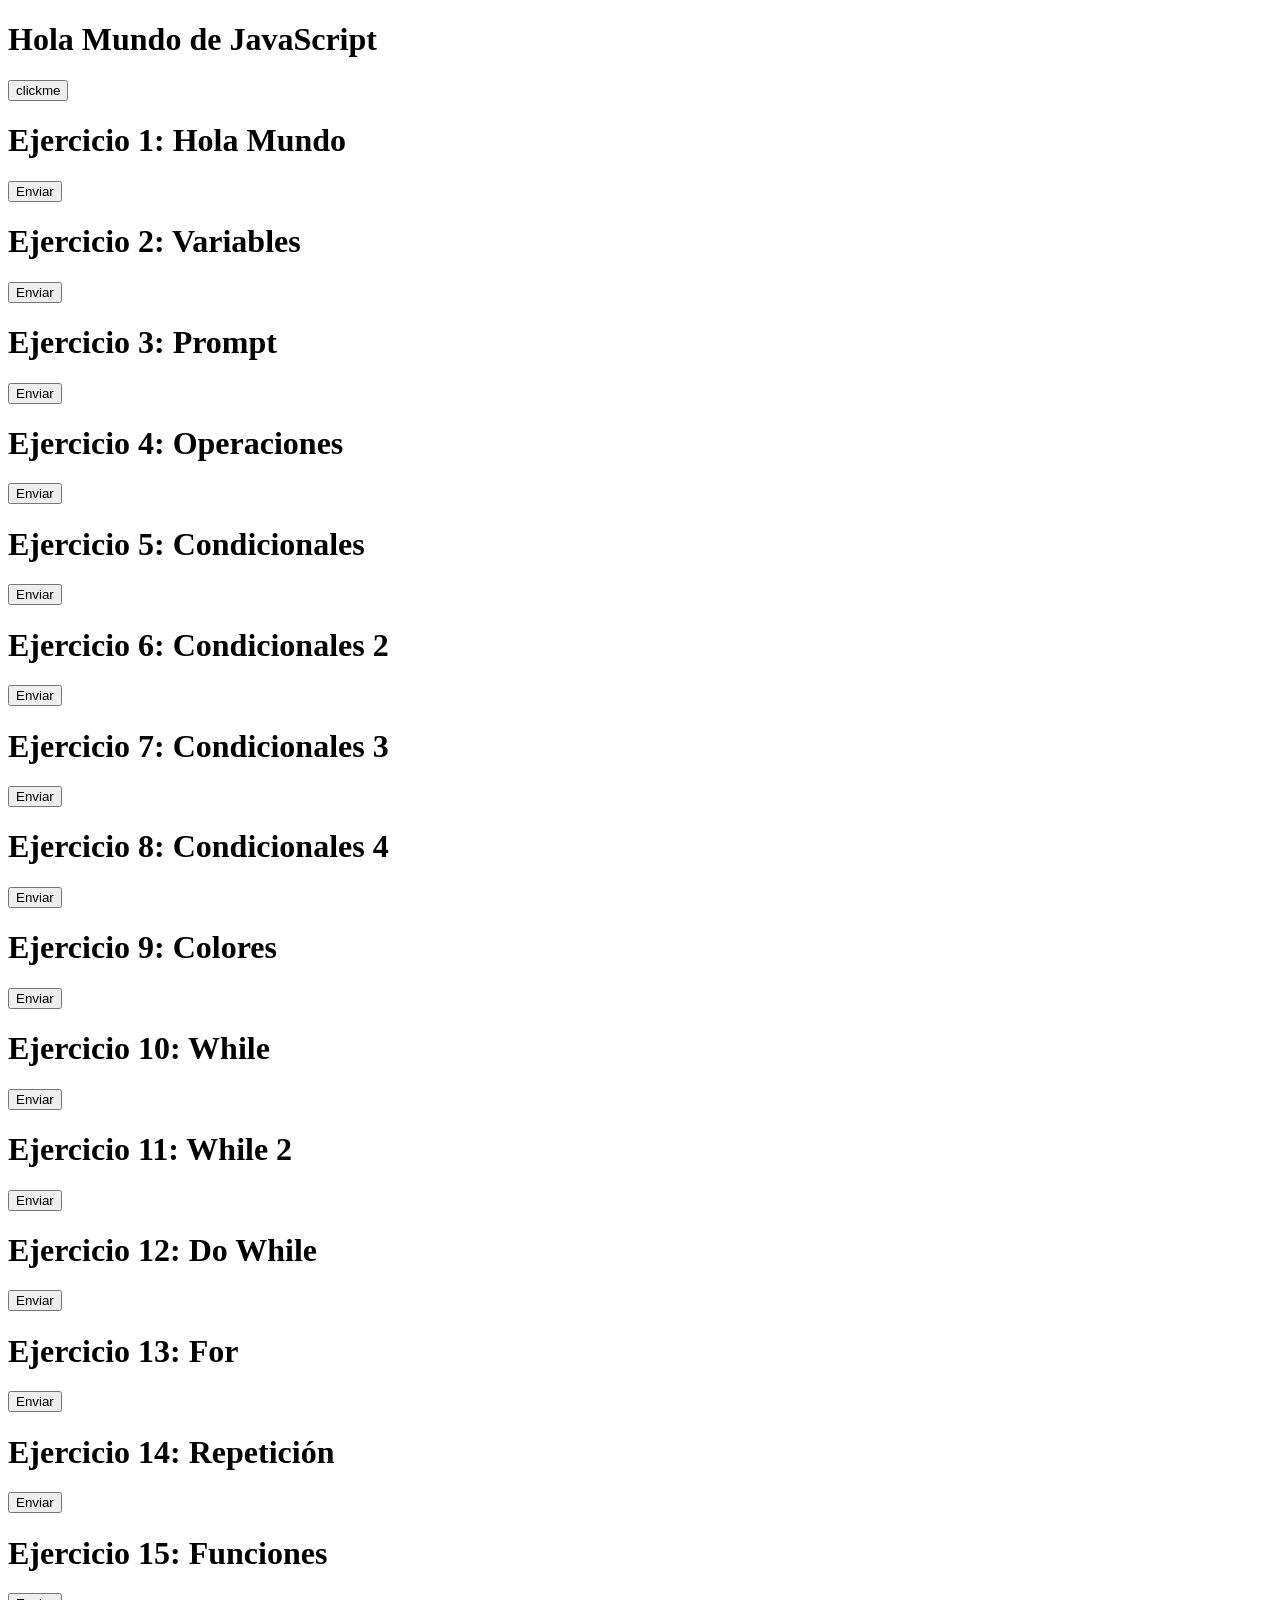
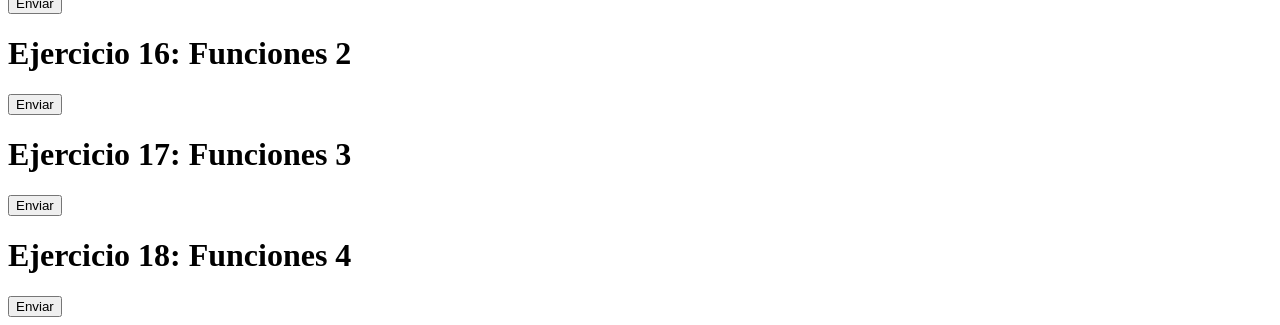
<file: actividades/a05/index.html>
<!DOCTYPE html>
<html lang="en">
<head>
    <meta charset="UTF-8">
    <meta name="viewport" content="width=device-width, initial-scale=1.0">
    <title>JavaScript</title>
    <script src="./src/main.js"></script>
</head>
<body>
    <h1>Hola Mundo de JavaScript</h1>
    <div id="nombre"></div>
    <div id="edad"></div>
    <input id="clickMe" type="button" value="clickme" onclick="getDatos();" />

    <!-- Ejercicio 1: Hola Mundo
    <html>
        <head></head>
        <body>
            <script type="text/javascript">
                document.write('Hola Mundo');
            </script>
        </body>
    </html>
    -->

    <h1>Ejercicio 1: Hola Mundo</h1>
    <div id="holaMundo"></div>
    <input id="btnejercicio1" type="button" value="Enviar" onclick="holaMundo();" />

    <!--
    <html>
        <head></head>
        <body>
            <script type = “text
                /javascript”>
                var nombre = ‘Juan’;
                var edad = 10;
                var altura = 1.92;
                var casado = false;
                document.write( nombre );
                document.write( ‘<br>’ );
                document.write( edad );
                document.write( ‘<br>’ );
                document.write( altura );
                document.write( ‘<br>’ );
                document.write( casado );
            </script>
        </body>
    </html>
    -->

    <h1>Ejercicio 2: Variables</h1>
    <div id="nombre2"></div>
    <div id="edad2"></div>
    <div id="altura"></div>
    <div id="casado"></div>
    <input id="btnejercicio2" type="button" value="Enviar" onclick="variables();" />

    <!--
    <html>
        <head></head>
        <body>
            <script type = “text/javascript”>
                var nombre;
                var edad;
                nombre = prompt(‘Ingresa tu nombre:’, ‘’);
                edad = prompt(‘Ingresa tu edad:', ‘’);
                document.write(‘Hola ’);
                document.write(nombre);
                document.write(‘ así que tienes ’);
                document.write(edad);
                document.write(‘ años’);
            </script>
        </body>
    </html>
    -->

    <h1>Ejercicio 3: Prompt</h1>
    <div id="ejer3"></div>
    <input id="btnejercicio3" type="button" value="Enviar" onclick="Ejercicio3();" />

    <!--
    <script type=“text/javascript”>
        var valor1;
        var valor2;
        valor1 = prompt(‘Introducir primer número:’, ‘’);
        valor2 = prompt(‘Introducir segundo número’, ‘’);
        var suma = parseInt(valor1)+parseInt(valor2);
        var producto = parseInt(valor1)*parseInt(valor2);
        document.write(‘La suma es ’);
        document.write(suma);
        document.write(‘<br>’);
        document.write(‘El producto es ’);
        document.write(producto);
    </script>
    -->

    <h1>Ejercicio 4: Operaciones</h1>
    <div id="ejer4suma"></div>
    <div id="ejer4producto"></div>
    <input id="btnejercicio4" type="button" value="Enviar" onclick="operaciones();" />

    <!--
    <script type=“text/javascript”>
        var nombre;
        var nota;
        nombre = prompt(‘Ingresa tu nombre:’, ‘’);
        nota = prompt(‘Ingresa tu nota:’, ‘’);
        if (nota>=4) {
            document.write(nombre+‘ esta aprobado con un ’+nota);
        }
    </script>
    -->

    <h1>Ejercicio 5: Condicionales</h1>
    <div id="ejer5"></div>
    <input id="btnejercicio5" type="button" value="Enviar" onclick="condicionales();" />

    <!--
    <script type=“text/javascript”>
        var num1,num2;
        num1 = prompt(‘Ingresa el primer número:’, ‘’);
        num2 = prompt(‘Ingresa el segundo número:’, ‘’);
        num1 = parseInt(num1);
        num2 = parseInt(num2);
        if (num1>num2) {
            document.write(‘el mayor es ’+num1);
        }
        else {
            document.write(‘el mayor es ’+num2);
        }
    </script>
    -->

    <h1>Ejercicio 6: Condicionales 2</h1>
    <div id="ejer6"></div>
    <input id="btnejercicio6" type="button" value="Enviar" onclick="ejercicio6();" />

    <!--
    <script type=“text/javascript”>
        var nota1,nota2,nota3;

        nota1 = prompt(‘Ingresa 1ra. nota:’, ‘’);
        nota2 = prompt(‘Ingresa 2da. nota:’, ‘’);
        nota3 = prompt(‘Ingresa 3ra. nota:’, ‘’);

        //Convertimos los 3 string en enteros
        nota1 = parseInt(nota1);
        nota2 = parseInt(nota2);
        nota3 = parseInt(nota3);

        var pro;
        pro = (nota1+nota2+nota3)/3;
        if (pro>=7) {
            document.write(‘aprobado’);
        }
        else {
            if (pro>=4) {
                document.write(‘regular’);
            }
            else {
                document.write(‘reprobado’);
            }
        }
    </script>
    -->

    <h1>Ejercicio 7: Condicionales 3</h1>
    <div id="ejer7"></div>
    <input id="btnejercicio7" type="button" value="Enviar" onclick="ejercicio7();" />

    <!--
    <script type=“text/javascrip”>
    var valor;
    valor = prompt(‘Ingresar un valor comprendido entre 1 y 5:’, ‘’ );
    //Convertimos a entero
    valor = parseInt(valor);
    switch (valor) {
        case 1: document.write(‘uno’);break;
        case 2: document.write(‘dos’);break;
        case 3: document.write(‘tres’);break;
        case 4: document.write(‘cuatro’);break;
        case 5: document.write(‘cinco’);break;
        default:document.write(‘debe ingresar un valor comprendido entre 1 y 5.’);
    }
    </script>
    -->

    <h1>Ejercicio 8: Condicionales 4</h1>
    <div id="ejer8"></div>  
    <input id="btnejercicio8" type="button" value="Enviar" onclick="ejercicio8();" />

    <!--
    <script type=“text/javascript”>
        var col;
        col = prompt(‘Ingresa el color con que quierar pintar el fondo de
        la ventana (rojo, verde, azul)’ , ‘’ );
        switch (col) {
            case ‘rojo’: document.bgColor=‘#ff0000’; break;
            case ‘verde’: document.bgColor=‘#00ff00’; break;
            case ‘azul’: document.bgColor=‘#0000ff’; break;
        }
    </script>    
    -->

    <h1 >Ejercicio 9: Colores</h1>
    <div id="ejer9"></div>
    <input id="btnejercicio9" type="button" value="Enviar" onclick="ejercicio9();" />

    <!--
    <script type=“text/javascript”>
        var x;
        x=1;
        while (x<=100) {
            document.write(x);
            document.write(‘<br>’);
            x=x+1;
        }
    </script>
    -->

    <h1>Ejercicio 10: While</h1>
    <div id="ejer10"></div>
    <input id="btnejercicio10" type="button" value="Enviar" onclick="ejercicio10();" />

    <!--
    <script type=“text/javascript”>
        var x=1;
        var suma=0;
        var valor;
        while (x<=5){
            valor = prompt(‘Ingresa el valor:’, ‘’);
            valor = parseInt(valor);
            suma = suma+valor;
            x = x+1;
        }
        document.write(“La suma de los valores es ”+suma+“<br>”);
    </script>
    -->

    <h1>Ejercicio 11: While 2</h1>
    <div id="ejer11"></div>
    <input id="btnejercicio11" type="button" value="Enviar" onclick="ejercicio11();" />

    <!--
    <script type = “text/javascript”>
    var valor;
    do{
        valor = prompt(‘Ingresa un valor entre 0 y 999:’, ‘’);
        valor = parseInt(valor);
        document.write(‘El valor ’+valor+‘ tiene ’);
        if (valor<10){
            document.write(‘Tiene 1 dígitos’)
        }
        else{
            if (valor<100) {
                document.write(‘Tiene 2 dígitos’);
            }
            else {
                document.write(‘Tiene 3 dígitos’);
            }
        }
        document.write(‘<br>’);
        }while(valor!=0);
    </script>
    -->

    <h1>Ejercicio 12: Do While</h1>
    <div id="ejer12"></div>
    <input id="btnejercicio12" type="button" value="Enviar" onclick="ejercicio12();" />

    <!--
    <script type=“text/javascript”>
        var f;
        for(f=1; f<=10; f++)
        {
            document.write(f+“ ”);
        }
    </script>
    -->

    <h1>Ejercicio 13: For</h1>
    <div id="ejer13"></div>
    <input id="btnejercicio13" type="button" value="Enviar" onclick="ejercicio13();" />

    <!--
    <script type = “text/javascript”>
        document.write(“Cuidado<br>”);
        document.write(“Ingresa tu documento correctamente<br>”);
        document.write(“Cuidado<br>”);
        document.write(“Ingresa tu documento correctamente<br>”);
        document.write(“Cuidado<br>”);
        document.write(“Ingresa tu documento correctamente<br>”);
    </script>
    -->

    <h1>Ejercicio 14: Repetición</h1>
    <div id="ejer14"></div>
    <input id="btnejercicio14" type="button" value="Enviar" onclick="ejercicio14();" />

    <!--
    <script type=“text/javascript”>
        function mostrarMensaje() {
            document.write(“Cuidado<br>”);
            document.write(“Ingresa tu documento correctamente<br>”);
        }
        mostrarMensaje();
        mostrarMensaje();
        mostrarMensaje();
    </script>
    -->

    <h1>Ejercicio 15: Funciones</h1>
    <div id="ejer15"></div>
    <input id="btnejercicio15" type="button" value="Enviar" onclick="ejercicio15();" />

    <!--
    <script type = “text/javascript”>
        function mostrarRango(x1,x2) {
            var inicio;
            for(inicio=x1; inicio<=x2; inicio++) {
                document.write(inicio+‘ ’);
            }
        }
        
        var valor1,valor2;
        valor1 = prompt(‘Ingresa el valor inferior:’, ‘’);
        valor1 = parseInt(valor1);
        valor2 = prompt(‘Ingresa el valor superior:’, ‘’);
        valor2 = parseInt(valor2);
        mostrarRango(valor1,valor2);
    </script>
    -->

    <h1>Ejercicio 16: Funciones 2</h1>
    <div id="ejer16"></div>
    <input id="btnejercicio16" type="button" value="Enviar" onclick="ejercicio16();" />

    <!--
    <script type="text/javascript">
    function convertirCastellano(x) {
        if(x==1)
            return “uno”;
        else
            if(x==2)
                return “dos”;
            else
                if(x==3)
                    return “tres”;
                else
                    if(x==4)
                        return “cuatro”;
                    else
                        if(x==5)
                            return “cinco”;
                        else
                            return “valor incorrecto”;
    }

        var valor = prompt(“Ingresa un valor entre 1 y 5”, “”);
        valor = parseInt(valor);
        var r = convertirCastellano(valor);
        document.write(r);
    </script>
    -->

    <h1>Ejercicio 17: Funciones 3</h1>
    <div id="ejer17"></div> 
    <input id="btnejercicio17" type="button" value="Enviar" onclick="ejercicio17();" />

    <!--
    function convertirCastellano(x) {
        switch (x) {
        case 1: return "uno";
        case 2: return "dos";
        case 3: return "tres";
        case 4: return "cuatro";
        case 5: return "cinco";
        default: return "valor incorrecto";
        }
    }
    -->

    <h1>Ejercicio 18: Funciones 4</h1>
    <div id="ejer18"></div>
    <input id="btnejercicio18" type="button" value="Enviar" onclick="ejercicio18();" />

</body>
</html>
</file>
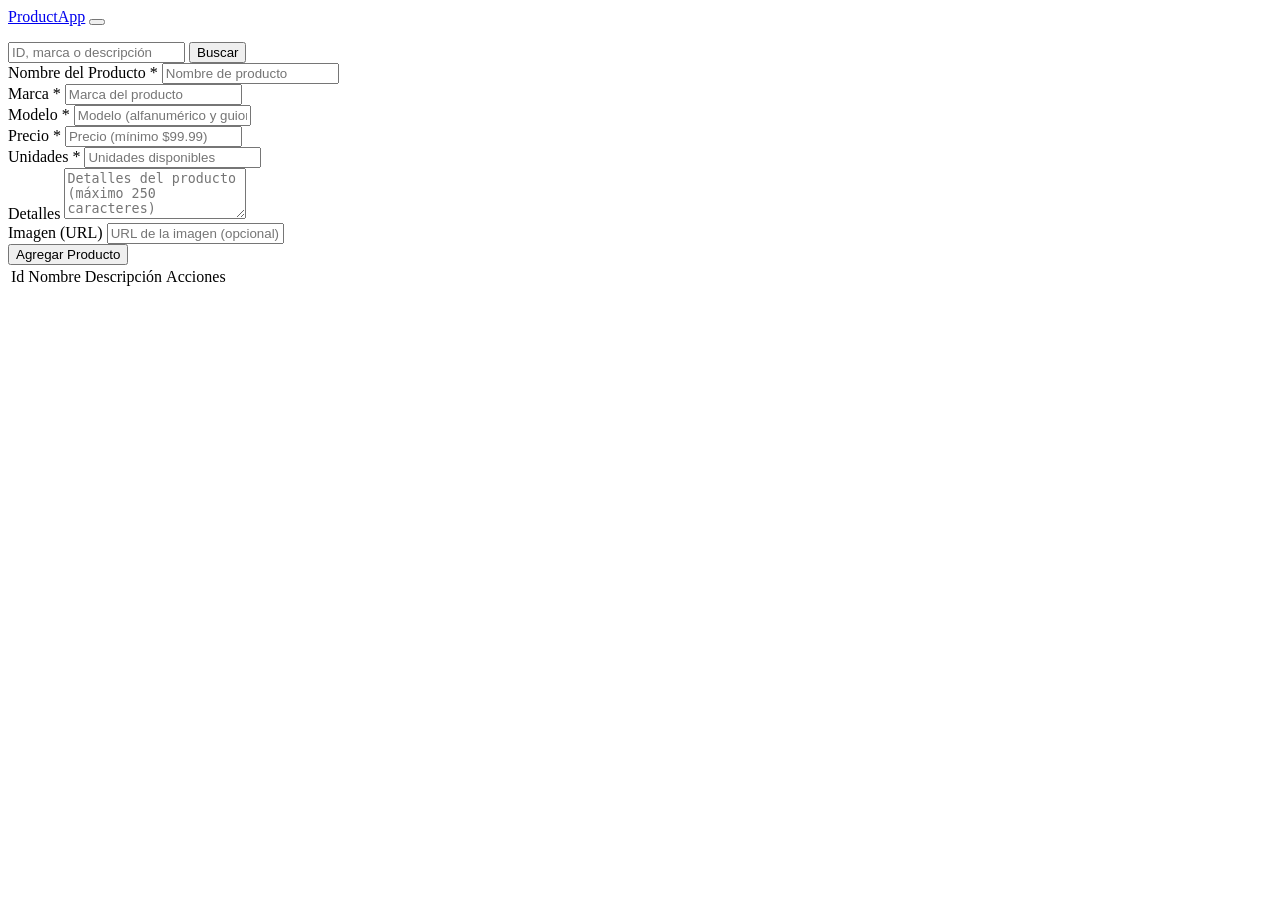
<file: actividades/a07/index.html>
<!DOCTYPE html>
<html lang="es">
<head>
    <meta charset="UTF-8">
    <meta name="viewport" content="width=device-width, initial-scale=1.0">
    <title>ProductApp</title>
    <link rel="stylesheet" href="https://bootswatch.com/4/superhero/bootstrap.min.css">
</head>
<body>
    <nav class="navbar navbar-expand-lg navbar-dark bg-dark">
        <a class="navbar-brand" href=".">ProductApp</a>
        <button class="navbar-toggler" type="button" data-toggle="collapse" data-target="#navbarSupportedContent">
            <span class="navbar-toggler-icon"></span>
        </button>
        <div class="collapse navbar-collapse" id="navbarSupportedContent">
            <ul class="navbar-nav ml-auto"></ul>
            <form class="form-inline my-2 my-lg-0">
                <input class="form-control mr-sm-2" name="search" id="search" type="search" placeholder="ID, marca o descripción" aria-label="Search">
                <button class="btn btn-success my-2 my-sm-0" type="submit">Buscar</button>
            </form>
        </div>
    </nav>

    <div class="container">
        <div class="row p-4">
            <div class="col-md-5">
                <div class="card">
                    <div class="card-body">
                        <form id="product-form">
                            <div class="form-group">
                                <label for="name">Nombre del Producto *</label>
                                <input class="form-control" type="text" id="name" placeholder="Nombre de producto" required>
                            </div>

                            <div class="form-group">
                                <label for="marca">Marca *</label>
                                <input class="form-control" type="text" id="marca" placeholder="Marca del producto" required>
                            </div>

                            <div class="form-group">
                                <label for="modelo">Modelo *</label>
                                <input class="form-control" type="text" id="modelo" placeholder="Modelo (alfanumérico y guiones)" required>
                            </div>

                            <div class="form-group">
                                <label for="precio">Precio *</label>
                                <input class="form-control" type="number" id="precio" placeholder="Precio (mínimo $99.99)" step="0.01" required>
                            </div>

                            <div class="form-group">
                                <label for="unidades">Unidades *</label>
                                <input class="form-control" type="number" id="unidades" placeholder="Unidades disponibles" required>
                            </div>

                            <div class="form-group">
                                <label for="detalles">Detalles</label>
                                <textarea class="form-control" id="detalles" rows="3" placeholder="Detalles del producto (máximo 250 caracteres)" maxlength="250"></textarea>
                            </div>

                            <div class="form-group">
                                <label for="imagen">Imagen (URL)</label>
                                <input class="form-control" type="text" id="imagen" placeholder="URL de la imagen (opcional)">
                            </div>

                            <input type="hidden" id="productId">
                            <button class="btn btn-primary btn-block text-center" type="submit">
                                Agregar Producto
                            </button>
                        </form>
                    </div>
                </div>
            </div>

            <div class="col-md-7">
                <div class="card my-4" id="product-result">
                    <div class="card-body">
                        <ul id="container"></ul>
                    </div>
                </div>

                <table class="table table-bordered table-sm">
                    <thead>
                        <tr>
                            <td>Id</td>
                            <td>Nombre</td>
                            <td>Descripción</td>
                            <td>Acciones</td>
                        </tr>
                    </thead>
                    <tbody id="products"></tbody>
                </table>
            </div>
        </div>
    </div>

    <script src="https://code.jquery.com/jquery-3.3.1.min.js"
        integrity="sha256-FgpCb/KJQlLNfOu91ta32o/NMZxltwRo8QtmkMRdAu8="
        crossorigin="anonymous"></script>
    <script src="app.js"></script>
</body>
</html>
</file>
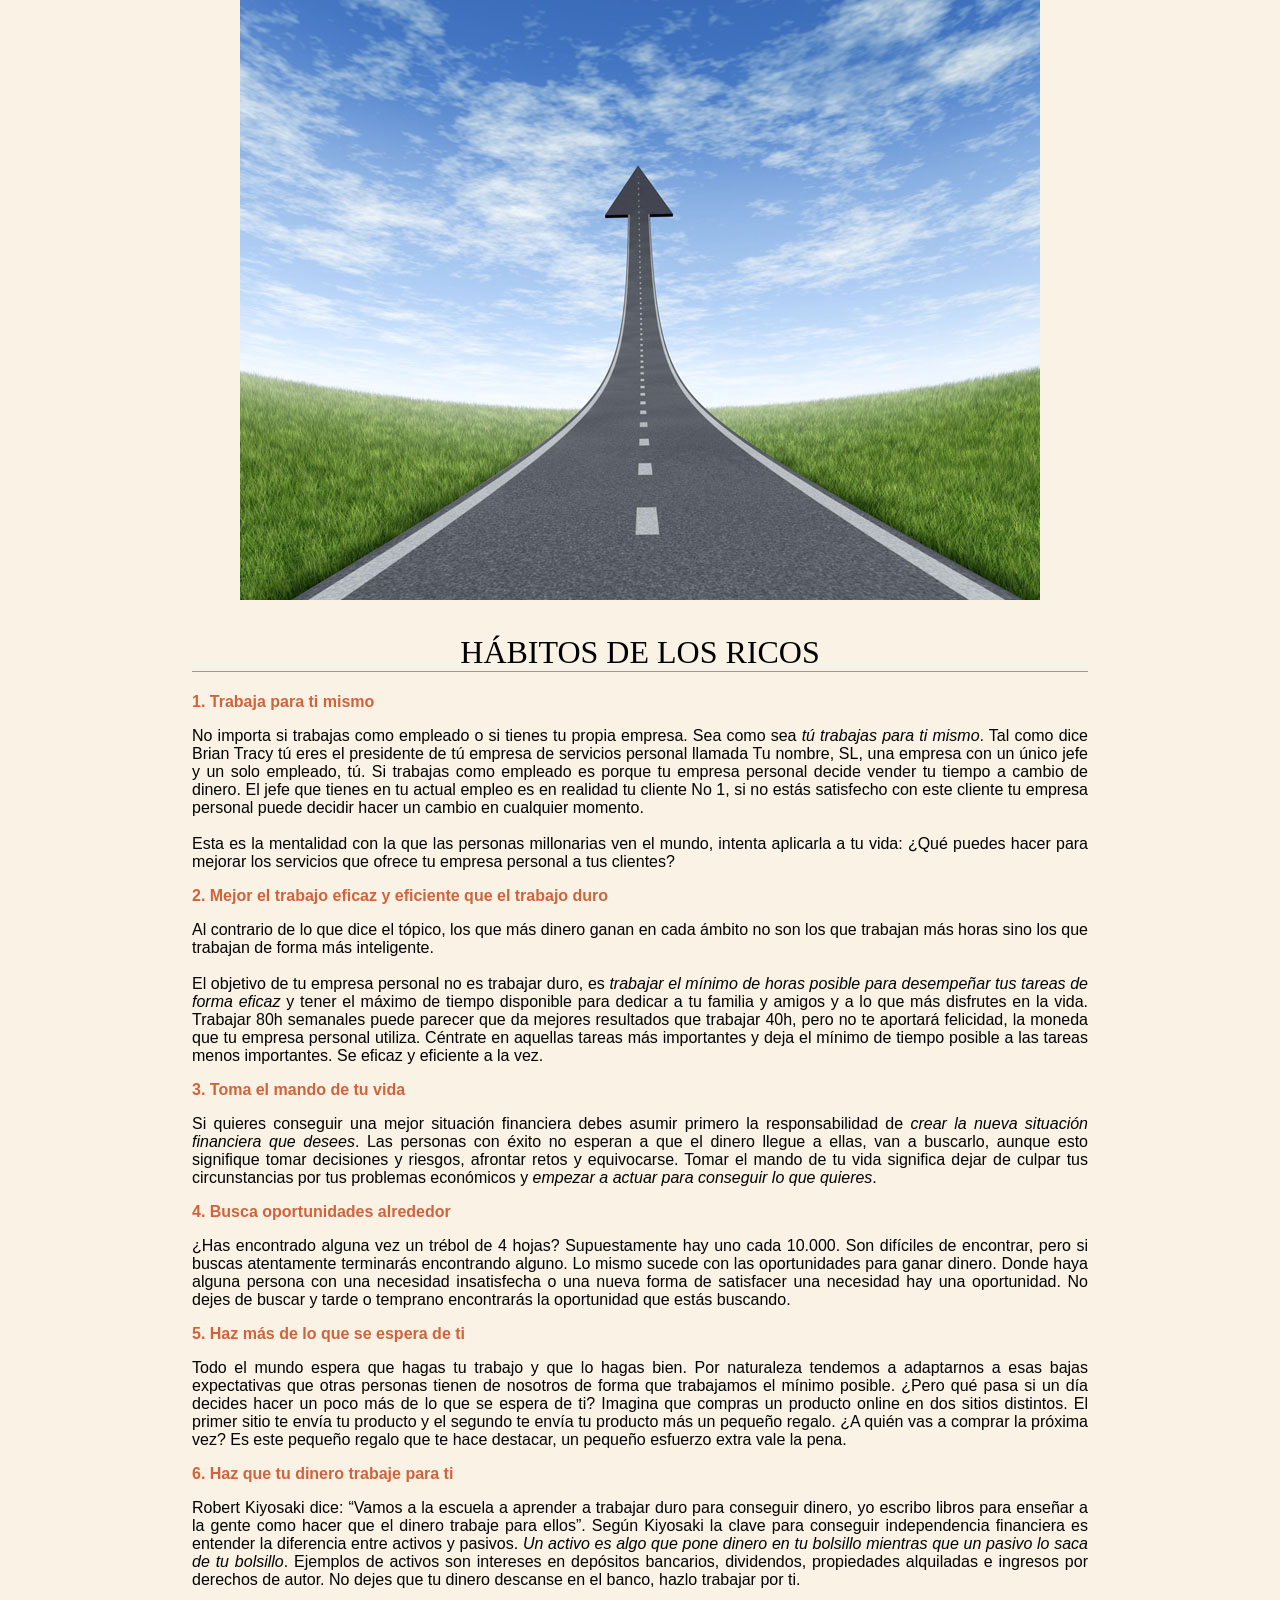
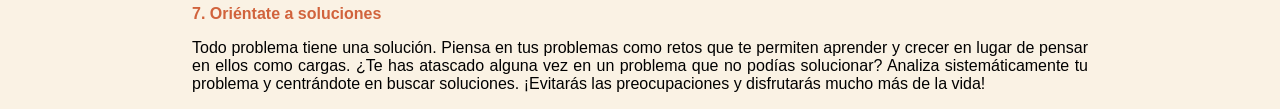
<file: practicas/p02/index.html>
<!DOCTYPE html>
<html lang="en">
<head>
    <meta charset="UTF-8">
    <title>Educación Financiera</title>
    <style>
        body {
                background-color: #faf2e4;
                margin: 0 15%;
                font-family: sans-serif;
        }

        h1 {
            text-align: center;
            font-family: serif;
            font-weight: normal;
            text-transform: uppercase;
            border-bottom: 1px solid #57b1dc;
            margin-top: 30px;
        }
        h2 {
            color: #d1633c;
            font-size: 1em;
        }
        p {
            text-align: justify;
        }
    </style>

</head>
<body>

    <div style="text-align: center">
        <img src="./img/camino.jpg" alt="leyenda">
    </div>

    <h1>Hábitos de los ricos</h1>

    <h2>1. Trabaja para ti mismo</h2>

    <p>No importa si trabajas como empleado o si tienes tu propia
        empresa. Sea como sea <em>tú trabajas para ti mismo</em>. Tal como
        dice Brian Tracy tú eres el presidente de tú empresa de
        servicios personal llamada Tu nombre, SL, una empresa con
        un único jefe y un solo empleado, tú. Si trabajas como
        empleado es porque tu empresa personal decide vender tu
        tiempo a cambio de dinero. El jefe que tienes en tu actual
        empleo es en realidad tu cliente No 1, si no estás
        satisfecho con este cliente tu empresa personal puede
        decidir hacer un cambio en cualquier momento.
        <br><br>
        Esta es la mentalidad con la que las personas millonarias
        ven el mundo, intenta aplicarla a tu vida: ¿Qué puedes
        hacer para mejorar los servicios que ofrece tu empresa
        personal a tus clientes?</p>

    <h2>2. Mejor el trabajo eficaz y eficiente que el trabajo duro</h2>

    <p>Al contrario de lo que dice el tópico, los que más dinero
        ganan en cada ámbito no son los que trabajan más horas
        sino los que trabajan de forma más inteligente.
        <br><br>
        El objetivo de tu empresa personal no es trabajar duro,
        es <em>trabajar el mínimo de horas posible para desempeñar
        tus tareas de forma eficaz</em> y tener el máximo de tiempo
        disponible para dedicar a tu familia y amigos y a lo que
        más disfrutes en la vida. Trabajar 80h semanales puede
        parecer que da mejores resultados que trabajar 40h, pero
        no te aportará felicidad, la moneda que tu empresa
        personal utiliza. Céntrate en aquellas tareas más
        importantes y deja el mínimo de tiempo posible a las
        tareas menos importantes. Se eficaz y eficiente a la vez.</p>

    <h2>3. Toma el mando de tu vida</h2>

    <p>Si quieres conseguir una mejor situación financiera debes
        asumir primero la responsabilidad de <em>crear la nueva
        situación financiera que desees</em>. Las personas con éxito
        no esperan a que el dinero llegue a ellas, van a buscarlo,
        aunque esto signifique tomar decisiones y riesgos,
        afrontar retos y equivocarse. Tomar el mando de tu vida
        significa dejar de culpar tus circunstancias por tus
        problemas económicos y <em>empezar a actuar para conseguir lo
        que quieres</em>.</p>

    <h2>4. Busca oportunidades alrededor</h2>

    <p>¿Has encontrado alguna vez un trébol de 4 hojas?
        Supuestamente hay uno cada 10.000. Son difíciles de
        encontrar, pero si buscas atentamente terminarás
        encontrando alguno. Lo mismo sucede con las oportunidades
        para ganar dinero. Donde haya alguna persona con una
        necesidad insatisfecha o una nueva forma de satisfacer
        una necesidad hay una oportunidad. No dejes de buscar y
        tarde o temprano encontrarás la oportunidad que estás
        buscando.</p>

    <h2>5. Haz más de lo que se espera de ti</h2>

    <p>Todo el mundo espera que hagas tu trabajo y que lo hagas
        bien. Por naturaleza tendemos a adaptarnos a esas bajas
        expectativas que otras personas tienen de nosotros de
        forma que trabajamos el mínimo posible. ¿Pero qué pasa si
        un día decides hacer un poco más de lo que se espera de
        ti? Imagina que compras un producto online en dos sitios
        distintos. El primer sitio te envía tu producto y el
        segundo te envía tu producto más un pequeño regalo. ¿A
        quién vas a comprar la próxima vez? Es este pequeño regalo
        que te hace destacar, un pequeño esfuerzo extra vale la
        pena.</p>

    <h2>6. Haz que tu dinero trabaje para ti</h2>

    <p>Robert Kiyosaki dice: “Vamos a la escuela a aprender a
        trabajar duro para conseguir dinero, yo escribo libros
        para enseñar a la gente como hacer que el dinero trabaje
        para ellos”. Según Kiyosaki la clave para conseguir
        independencia financiera es entender la diferencia entre
        activos y pasivos. <em>Un activo es algo que pone dinero en
        tu bolsillo mientras que un pasivo lo saca de tu bolsillo</em>.
        Ejemplos de activos son intereses en depósitos bancarios,
        dividendos, propiedades alquiladas e ingresos por
        derechos de autor. No dejes que tu dinero descanse en el
        banco, hazlo trabajar por ti.</p>

    <h2>7. Oriéntate a soluciones</h2>

    <p>Todo problema tiene una solución. Piensa en tus problemas
        como retos que te permiten aprender y crecer en lugar de
        pensar en ellos como cargas. ¿Te has atascado alguna vez
        en un problema que no podías solucionar? Analiza
        sistemáticamente tu problema y centrándote en buscar
        soluciones. ¡Evitarás las preocupaciones y disfrutarás
        mucho más de la vida!</p>

</body>
</html>
</file>
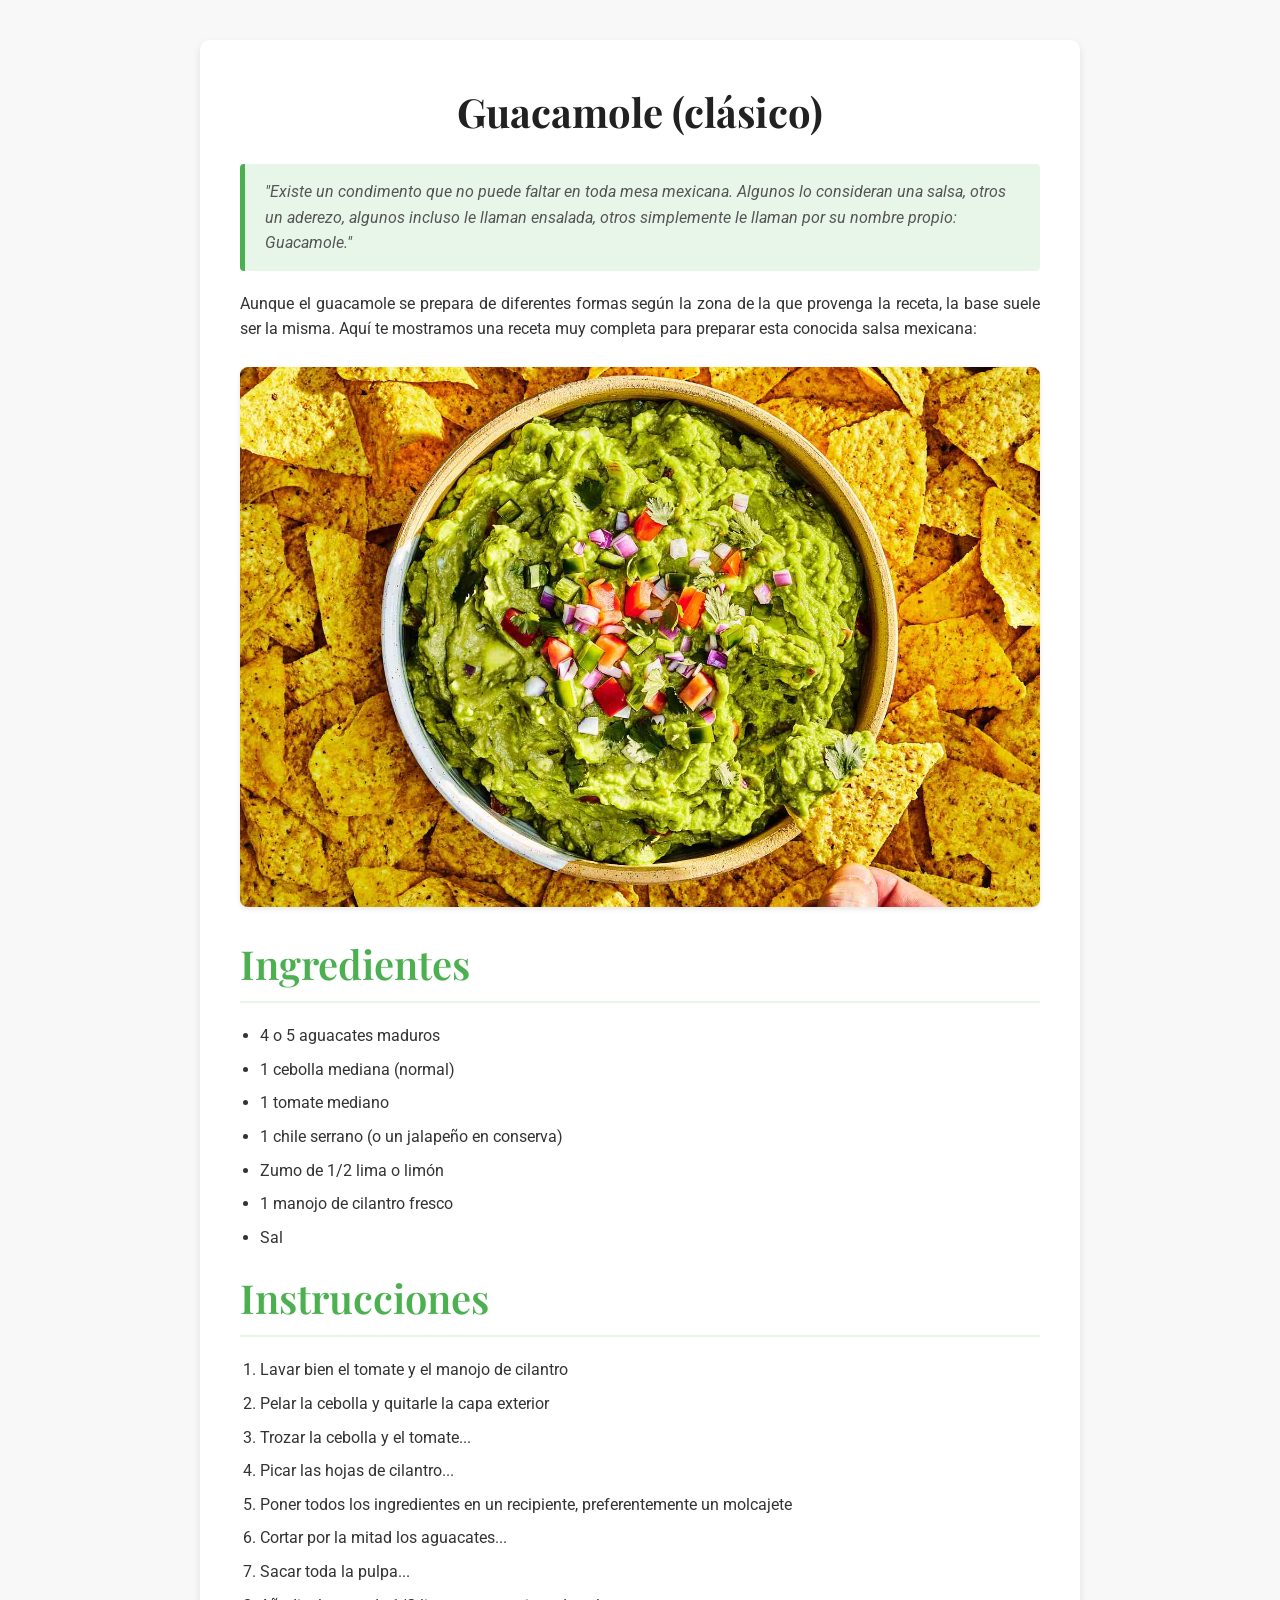
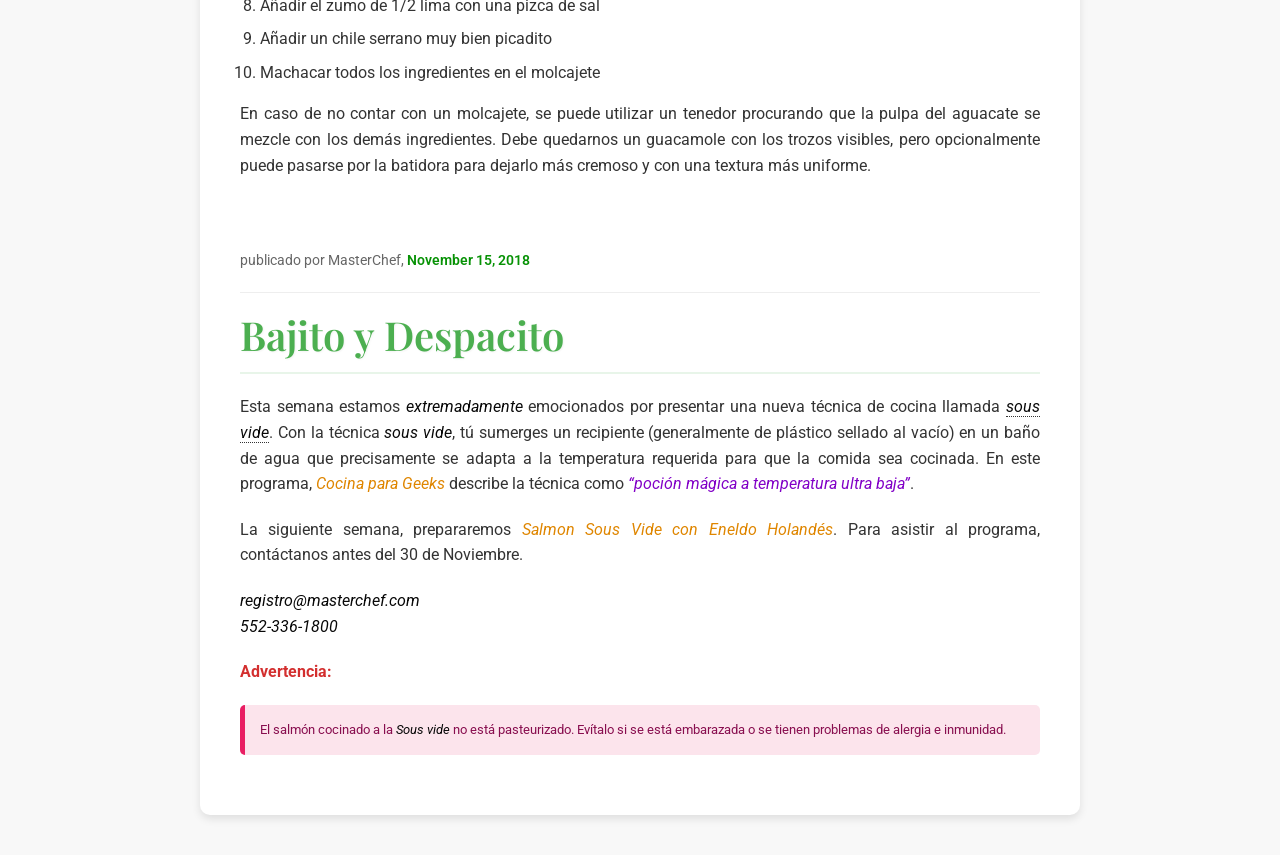
<file: practicas/p03/index.html>
<!DOCTYPE html>
<html lang="en">
<head>
    <meta charset="UTF-8">
    <meta name="viewport" content="width=device-width, initial-scale=1.0">
    <title>Master Chef Blog</title>
    <link href="https://fonts.googleapis.com/css2?family=Playfair+Display:wght@700&family=Roboto:wght@400;700&display=swap" rel="stylesheet">
    <link rel="stylesheet" href="styles.css">
</head>
<body>
    <article>
        <h1>Guacamole (clásico)</h1>

        <blockquote>
            "Existe un condimento que no puede faltar en toda mesa mexicana. Algunos
            lo consideran una salsa, otros un aderezo, algunos incluso le llaman
            ensalada, otros simplemente le llaman por su nombre propio: Guacamole."
        </blockquote>
            
        <p>
            Aunque el guacamole se prepara de diferentes formas según la zona de la que
            provenga la receta, la base suele ser la misma. Aquí te mostramos una receta
            muy completa para preparar esta conocida salsa mexicana:
        </p>

        <img class="guacamole-image" src="guacamoles.jpeg" alt="Guacamole">

        <h2>Ingredientes</h2>
        <ul>
            <li>4 o 5 aguacates maduros</li>
            <li>1 cebolla mediana (normal)</li>
            <li>1 tomate mediano</li>
            <li>1 chile serrano (o un jalapeño en conserva)</li>
            <li>Zumo de 1/2 lima o limón</li>
            <li>1 manojo de cilantro fresco</li>
            <li>Sal</li>
        </ul>

        <h2>Instrucciones</h2>
        <ol>
            <li>Lavar bien el tomate y el manojo de cilantro</li>
            <li>Pelar la cebolla y quitarle la capa exterior</li>
            <li>Trozar la cebolla y el tomate...</li>
            <li>Picar las hojas de cilantro...</li>
            <li>Poner todos los ingredientes en un recipiente, preferentemente un molcajete</li>
            <li>Cortar por la mitad los aguacates...</li>
            <li>Sacar toda la pulpa...</li>
            <li>Añadir el zumo de 1/2 lima con una pizca de sal</li>
            <li>Añadir un chile serrano muy bien picadito</li>
            <li>Machacar todos los ingredientes en el molcajete</li>
        </ol>

        <p>
            En caso de no contar con un molcajete, se puede utilizar un tenedor
            procurando que la pulpa del aguacate se mezcle con los demás ingredientes.
            Debe quedarnos un guacamole con los trozos visibles, pero opcionalmente
            puede pasarse por la batidora para dejarlo más cremoso y con una textura
            más uniforme.
        </p>

        <br><br>

        <header>
            <!-- time: fecha legible -->
            <p>publicado por MasterChef, 
            <time datetime="2018-11-15">November 15, 2018</time>
            </p>
        </header>

        <!-- h2: Título del artículo -->
        <h2>Bajito y Despacito</h2>

        <p>Esta semana estamos <em>extremadamente</em> <!-- em: énfasis -->
            emocionados por presentar una nueva técnica de cocina llamada 
            <!-- dfn + i: término definido y extranjerismo -->
            <dfn title="Cocción al vacío"><i>sous vide</i></dfn>. 
            Con la técnica <i>sous vide</i>, <!-- i: extranjerismo -->
            tú sumerges un recipiente (generalmente de plástico sellado al vacío) en un baño de agua
            que precisamente se adapta a la temperatura requerida para que la comida sea cocinada. 
            En este programa, <cite>Cocina para Geeks</cite> <!-- cita: obra/publicación -->
            describe la técnica como <q>poción mágica a temperatura ultra baja</q>. <!-- q: cita breve -->
        </p>

        <p>La siguiente semana, prepararemos 
            <cite>Salmon Sous Vide con Eneldo Holandés</cite>. <!-- cita: título de receta -->
            Para asistir al programa, contáctanos antes del 30 de Noviembre.</p>

        <p><i>registro@masterchef.com<br><!-- br: salto de línea explícito -->
            552-336-1800</i></p>

        <p><b>Advertencia:</b> <!-- b: resaltar etiqueta/leyenda -->
            <small>El salmón cocinado a la <i>Sous vide</i> no está pasteurizado. 
            Evítalo si se está embarazada o se tienen problemas de alergia e inmunidad.</small> 
            <!-- small: texto de advertencia en "letra chica" -->
        </p>

    </article>
</body>
</html>
</file>
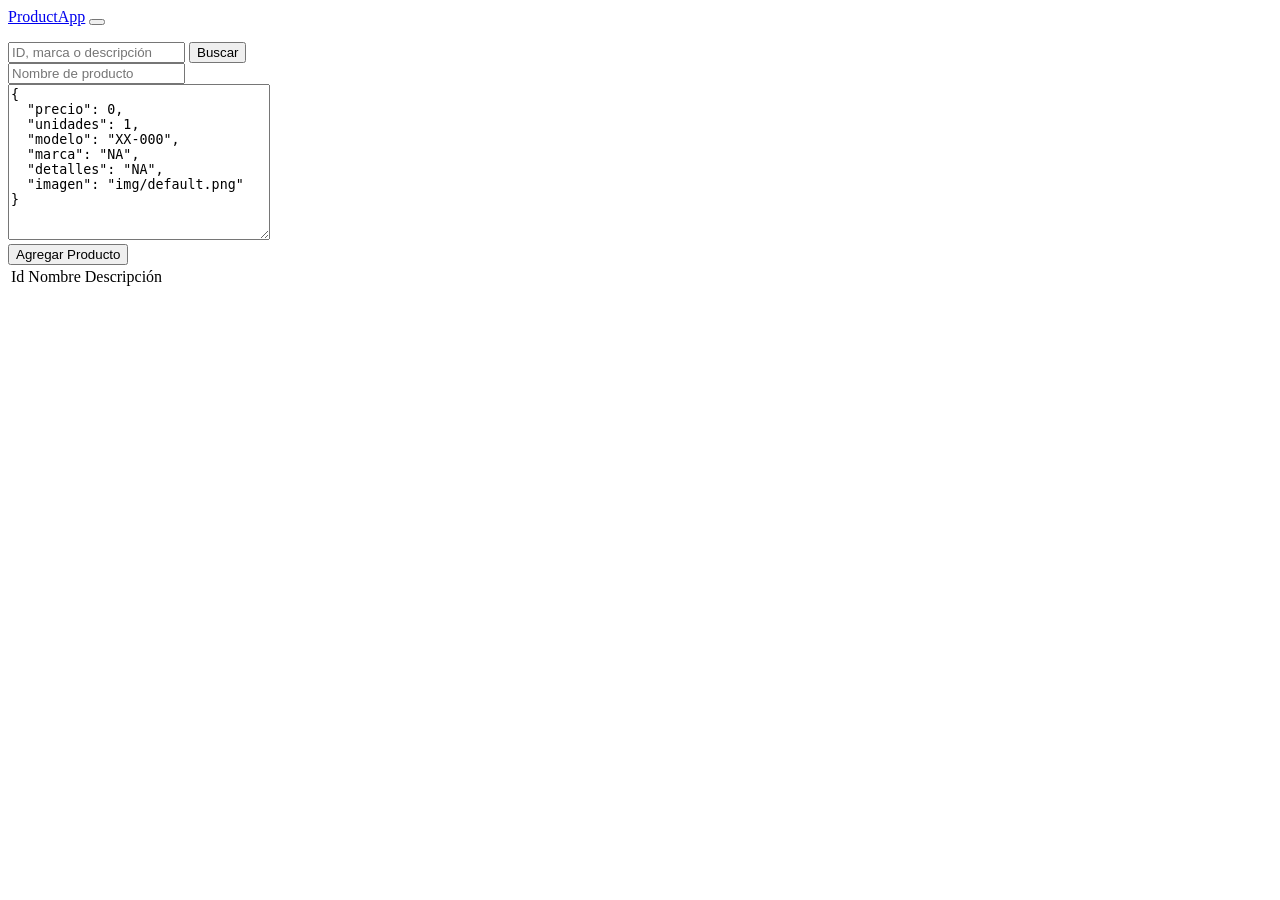
<file: practicas/p13/index.html>
<!DOCTYPE html>
<html lang="en">
  <head>
    <meta charset="UTF-8">
    <title>ProductApp</title>
    <!-- BOOTSTRAP 4  -->
    <link rel="stylesheet" href="https://bootswatch.com/4/superhero/bootstrap.min.css">
  </head>
  <body>

    <!-- BARRA DE NAVEGACIÓN  -->
    <nav class="navbar navbar-expand-lg navbar-dark bg-dark">
      <a class="navbar-brand" href=".">ProductApp</a>
      <button class="navbar-toggler" type="button" data-toggle="collapse" data-target="#navbarSupportedContent" aria-controls="navbarSupportedContent" aria-expanded="false" aria-label="Toggle navigation">
        <span class="navbar-toggler-icon"></span>
      </button>

      <div class="collapse navbar-collapse" id="navbarSupportedContent">
        <ul class="navbar-nav ml-auto"></ul>
          <form class="form-inline my-2 my-lg-0">
            <input class="form-control mr-sm-2" name="search" id="search" type="search" placeholder="ID, marca o descripción" aria-label="Search">
            <button class="btn btn-success my-2 my-sm-0" type="submit">Buscar</button>
          </form>
      </div>
    </nav>

    <div class="container">
      <div class="row p-4">
        <div class="col-md-5">
          <div class="card">
            <div class="card-body">
              <!-- FORMULARIO PARA AGREGAR PRODUCTO -->
              <form id="product-form">
                <div class="form-group">
                  <input class="form-control" type="text" id="name" placeholder="Nombre de producto">
                </div>
                <div class="form-group">
                  <textarea class="form-control" id="description" cols="30" rows="10" placeholder="JSON de producto"></textarea>
                </div>
                <input type="hidden" id="productId">
                <button class="btn btn-primary btn-block text-center" type="submit">
                  Agregar Producto
                </button>
              </form>
            </div>
          </div>
        </div>

        <!-- TABLA  -->
        <div class="col-md-7">
          <div class="card my-4" id="product-result">
            <div class="card-body">
              <!-- RESULTADO -->
              <ul id="container"></ul>
            </div>
          </div>

          <table class="table table-bordered table-sm">
            <thead>
              <tr>
                <td>Id</td>
                <td>Nombre</td>
                <td>Descripción</td>
              </tr>
            </thead>
            <tbody id="products"></tbody>
          </table>
        </div>
      </div>
    </div>

    <script src="https://code.jquery.com/jquery-3.3.1.min.js"
      integrity="sha256-FgpCb/KJQlLNfOu91ta32o/NMZxltwRo8QtmkMRdAu8="
      crossorigin="anonymous"></script>
    <!-- Lógica del Frontend -->
    <script src="app.js"></script>
  </body>

</html>
</file>
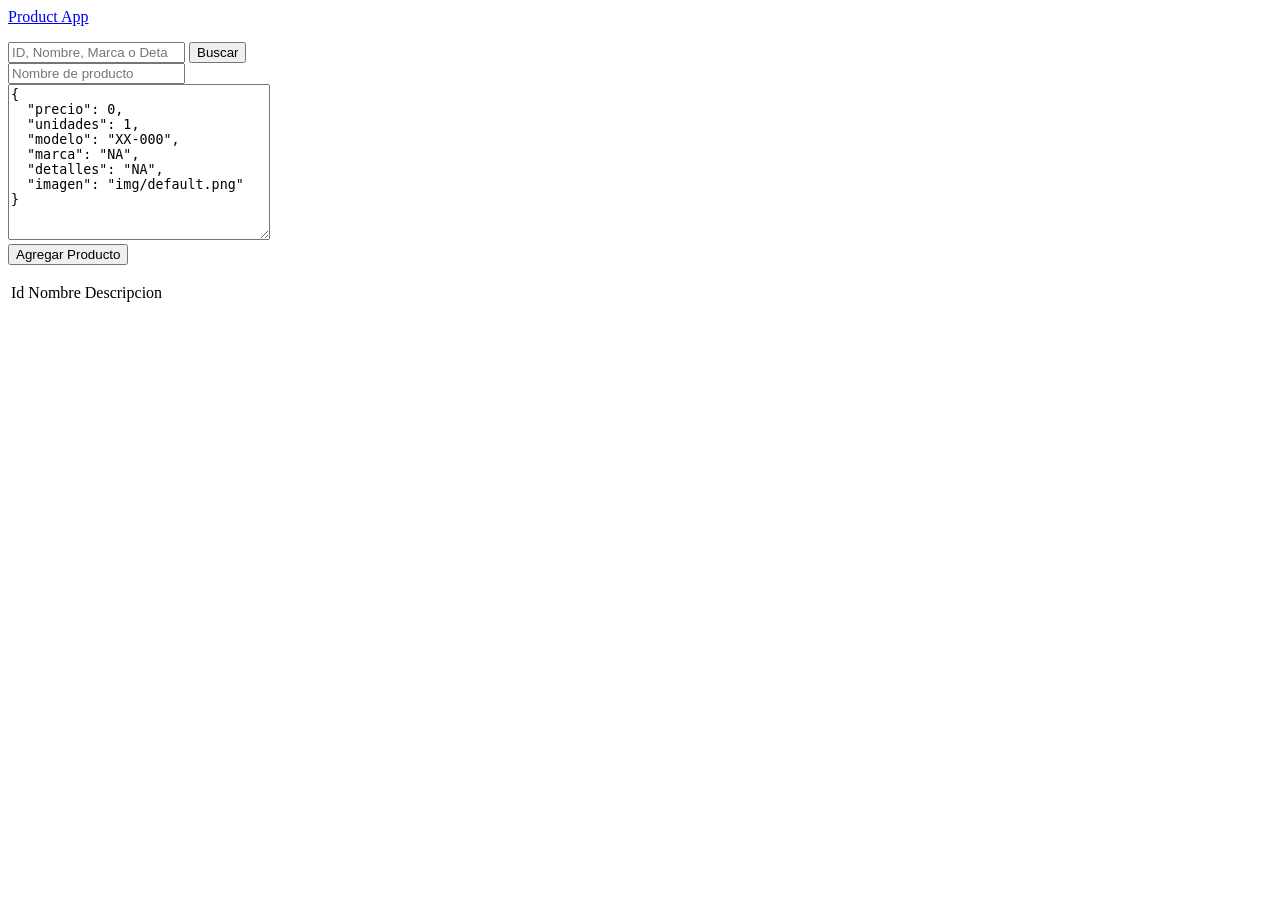
<file: practicas/p11/product_app/index.html>
<!DOCTYPE html>
<html lang="en">
  <head>
    <meta charset="UTF-8">
    <title>Product App</title>
  </head>
  <body onload="init()">

    <!-- BARRA DE NAVEGACIÓN  -->
    <nav>
      <a href="#">Product App</a>
      
        <ul></ul>
        <form>
          <input name="search" id="search" type="search" placeholder="ID, Nombre, Marca o Detalle">
          <button type="submit" onclick="buscarProducto(event)">Buscar</button>
        </form>
    </nav>

    <div>
      <div>
        <!-- FORMULARIO PARA AGREGAR PRODUCTO -->
        <form id="task-form">
          <div>
            <input type="text" id="name" placeholder="Nombre de producto">
          </div>
          <div>
            <textarea id="description" cols="30" rows="10" placeholder="JSON de producto"></textarea>
          </div>
          <input type="hidden" id="taskId">
          <button type="submit" onclick="agregarProducto(event)" >
            Agregar Producto
          </button>
        </form>
      </div>

      <!-- TABLA  -->
      <div>
        <ul></ul>

        <table>
          <thead>
            <tr>
              <td>Id</td>
              <td>Nombre</td>
              <td>Descripcion</td>
            </tr>
          </thead>
          <tbody id="productos"></tbody>
        </table>
      </div>
    </div>

    <!-- Lógica del Frontend -->
    <script src="./app.js"></script>
  </body>
</html>
</file>
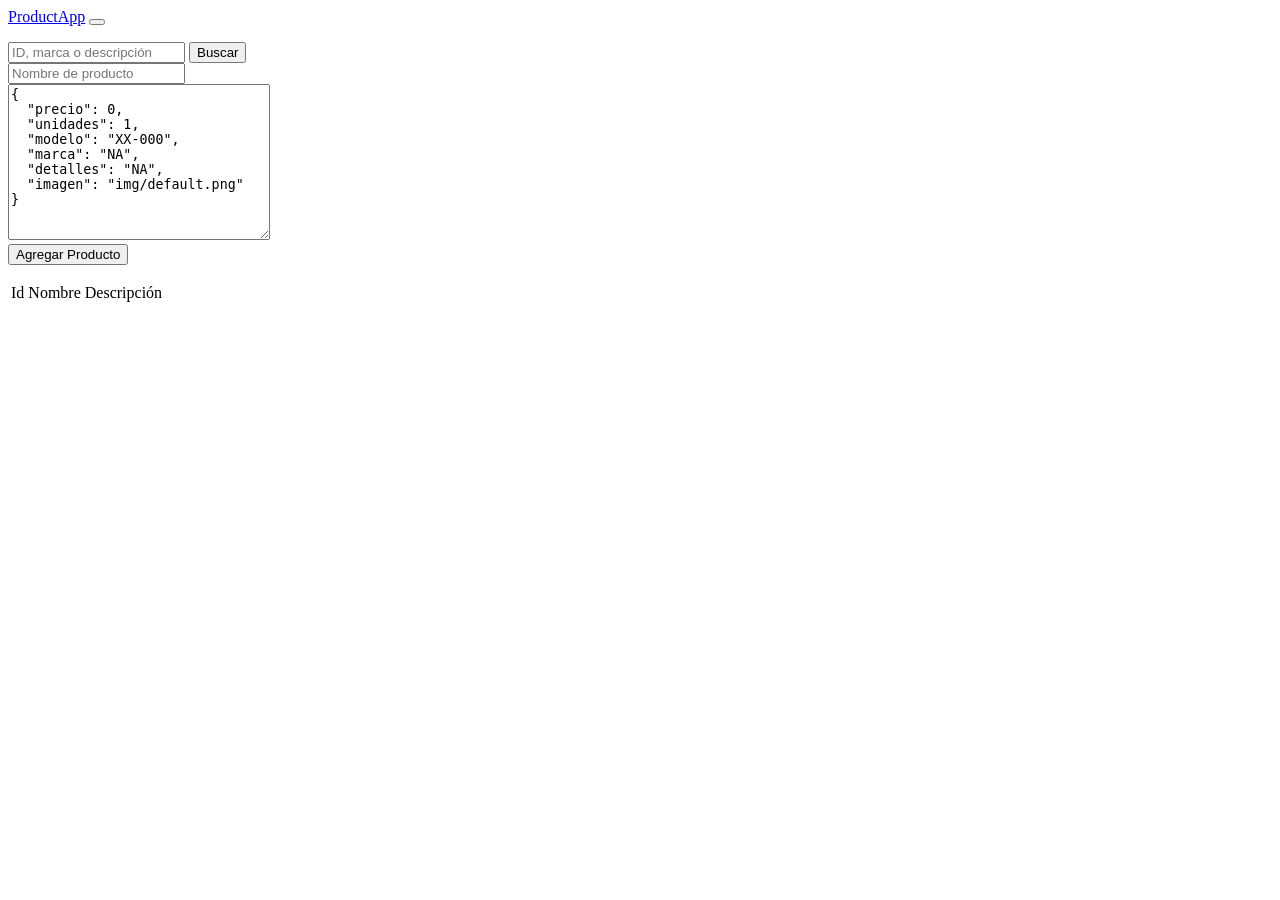
<file: practicas/p12/p12_con_jquery/index.html>
<!DOCTYPE html>
<html lang="en">
  <head>
    <meta charset="UTF-8">
    <title>ProductApp</title>
    <!-- BOOTSTRAP 4  -->
    <link rel="stylesheet" href="https://bootswatch.com/4/superhero/bootstrap.min.css">
  </head>
  <body onload="init()">

    <!-- BARRA DE NAVEGACIÓN  -->
    <nav class="navbar navbar-expand-lg navbar-dark bg-dark">
      <a class="navbar-brand" href=".">ProductApp</a>
      <button class="navbar-toggler" type="button" data-toggle="collapse" data-target="#navbarSupportedContent" aria-controls="navbarSupportedContent" aria-expanded="false" aria-label="Toggle navigation">
        <span class="navbar-toggler-icon"></span>
      </button>

      <div class="collapse navbar-collapse" id="navbarSupportedContent">
        <ul class="navbar-nav ml-auto"></ul>
          <form class="form-inline my-2 my-lg-0">
            <input class="form-control mr-sm-2" name="search" id="search" type="search" placeholder="ID, marca o descripción" aria-label="Search">
            <button class="btn btn-success my-2 my-sm-0" type="submit">Buscar</button>
          </form>
      </div>
    </nav>

    <div class="container">
      <div class="row p-4">
        <div class="col-md-5">
          <div class="card">
            <div class="card-body">
              <!-- FORMULARIO PARA AGREGAR PRODUCTO -->
              <form id="product-form">
                <div class="form-group">
                  <input class="form-control" type="text" id="name" placeholder="Nombre de producto">
                </div>
                <div class="form-group">
                  <textarea class="form-control" id="description" cols="30" rows="10" placeholder="JSON de producto"></textarea>
                </div>
                <input type="hidden" id="productId">
                <button class="btn btn-primary btn-block text-center" type="submit">
                  Agregar Producto
                </button>
              </form>
            </div>
          </div>
        </div>

        <!-- TABLA  -->
        <div class="col-md-7">
          <div class="card my-4 d-none" id="product-result">
            <div class="card-body">
              <!-- RESULTADO -->
              <ul id="container"></ul>
            </div>
          </div>

          <table class="table table-bordered table-sm">
            <thead>
              <tr>
                <td>Id</td>
                <td>Nombre</td>
                <td>Descripción</td>
              </tr>
            </thead>
            <tbody id="products"></tbody>
          </table>
        </div>
      </div>
    </div>

    <script src="https://code.jquery.com/jquery-3.3.1.min.js"
      integrity="sha256-FgpCb/KJQlLNfOu91ta32o/NMZxltwRo8QtmkMRdAu8="
      crossorigin="anonymous"></script>
    <!-- Lógica del Frontend -->
    <script src="app.js"></script>
  </body>

</html>
</file>
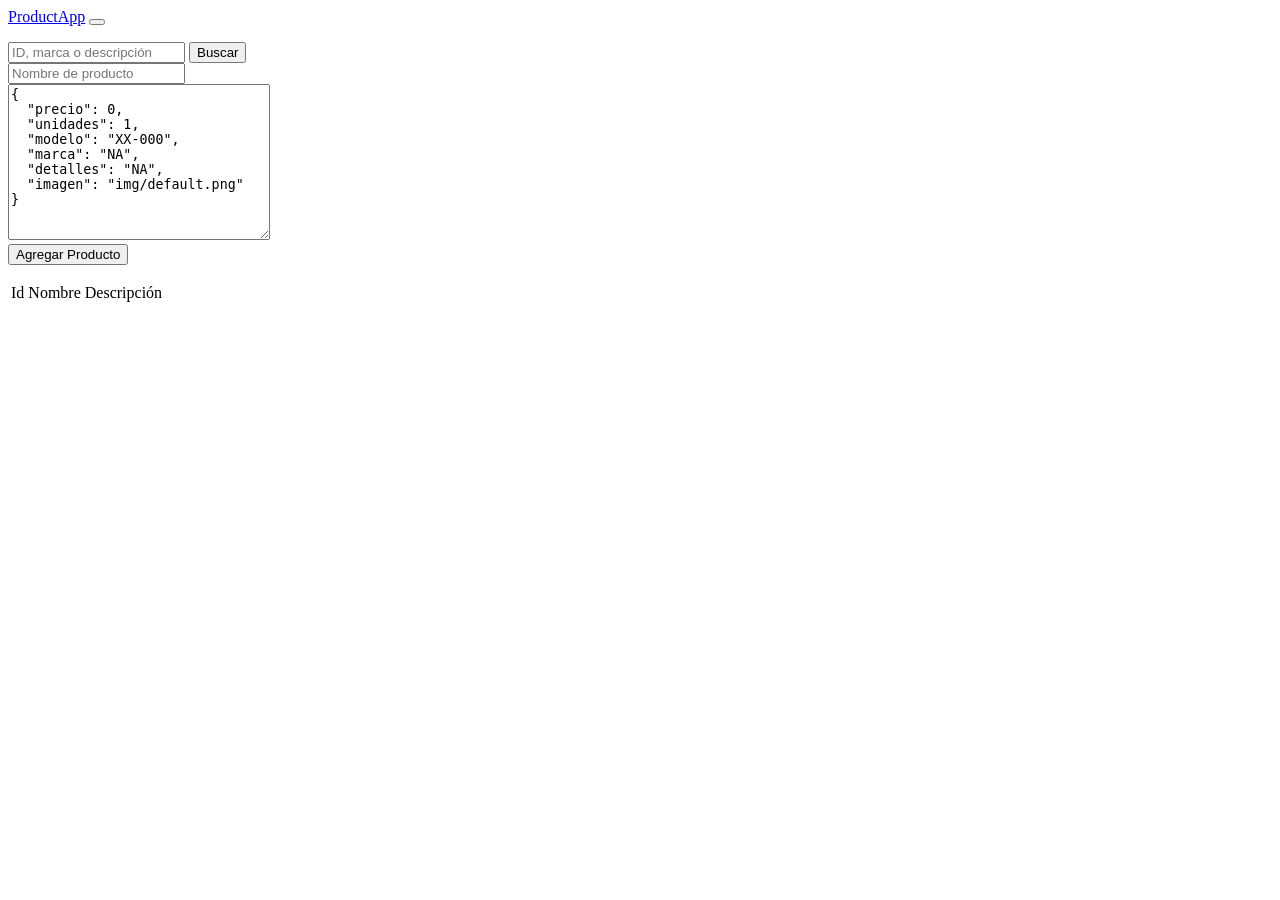
<file: practicas/p12/p12_sin_jquery/index.html>
<!DOCTYPE html>
<html lang="en">
  <head>
    <meta charset="UTF-8">
    <title>ProductApp</title>
    <!-- BOOTSTRAP 4  -->
    <link rel="stylesheet" href="https://bootswatch.com/4/superhero/bootstrap.min.css">
  </head>
  <body onload="init()">

    <!-- BARRA DE NAVEGACIÓN  -->
    <nav class="navbar navbar-expand-lg navbar-dark bg-dark">
      <a class="navbar-brand" href=".">ProductApp</a>
      <button class="navbar-toggler" type="button" data-toggle="collapse" data-target="#navbarSupportedContent" aria-controls="navbarSupportedContent" aria-expanded="false" aria-label="Toggle navigation">
        <span class="navbar-toggler-icon"></span>
      </button>

      <div class="collapse navbar-collapse" id="navbarSupportedContent">
        <ul class="navbar-nav ml-auto"></ul>
          <form class="form-inline my-2 my-lg-0">
            <input class="form-control mr-sm-2" name="search" id="search" type="search" placeholder="ID, marca o descripción" aria-label="Search">
            <button class="btn btn-success my-2 my-sm-0" type="submit" onclick="buscarProducto(event)">Buscar</button>
          </form>
      </div>
    </nav>

    <div class="container">
      <div class="row p-4">
        <div class="col-md-5">
          <div class="card">
            <div class="card-body">
              <!-- FORMULARIO PARA AGREGAR PRODUCTO -->
              <form id="product-form">
                <div class="form-group">
                  <input class="form-control" type="text" id="name" placeholder="Nombre de producto">
                </div>
                <div class="form-group">
                  <textarea class="form-control" id="description" cols="30" rows="10" placeholder="JSON de producto"></textarea>
                </div>
                <input type="hidden" id="productId">
                <button class="btn btn-primary btn-block text-center" type="submit" onclick="agregarProducto(event)">
                  Agregar Producto
                </button>
              </form>
            </div>
          </div>
        </div>

        <!-- TABLA  -->
        <div class="col-md-7">
          <div class="card my-4 d-none" id="product-result">
            <div class="card-body">
              <!-- RESULTADO -->
              <ul id="container"></ul>
            </div>
          </div>

          <table class="table table-bordered table-sm">
            <thead>
              <tr>
                <td>Id</td>
                <td>Nombre</td>
                <td>Descripción</td>
              </tr>
            </thead>
            <tbody id="products"></tbody>
          </table>
        </div>
      </div>
    </div>

    <!--script src="https://code.jquery.com/jquery-3.3.1.min.js"
      integrity="sha256-FgpCb/KJQlLNfOu91ta32o/NMZxltwRo8QtmkMRdAu8="
      crossorigin="anonymous"></script-->
    <!-- Lógica del Frontend -->
    <script src="app.js"></script>
  </body>

</html>
</file>
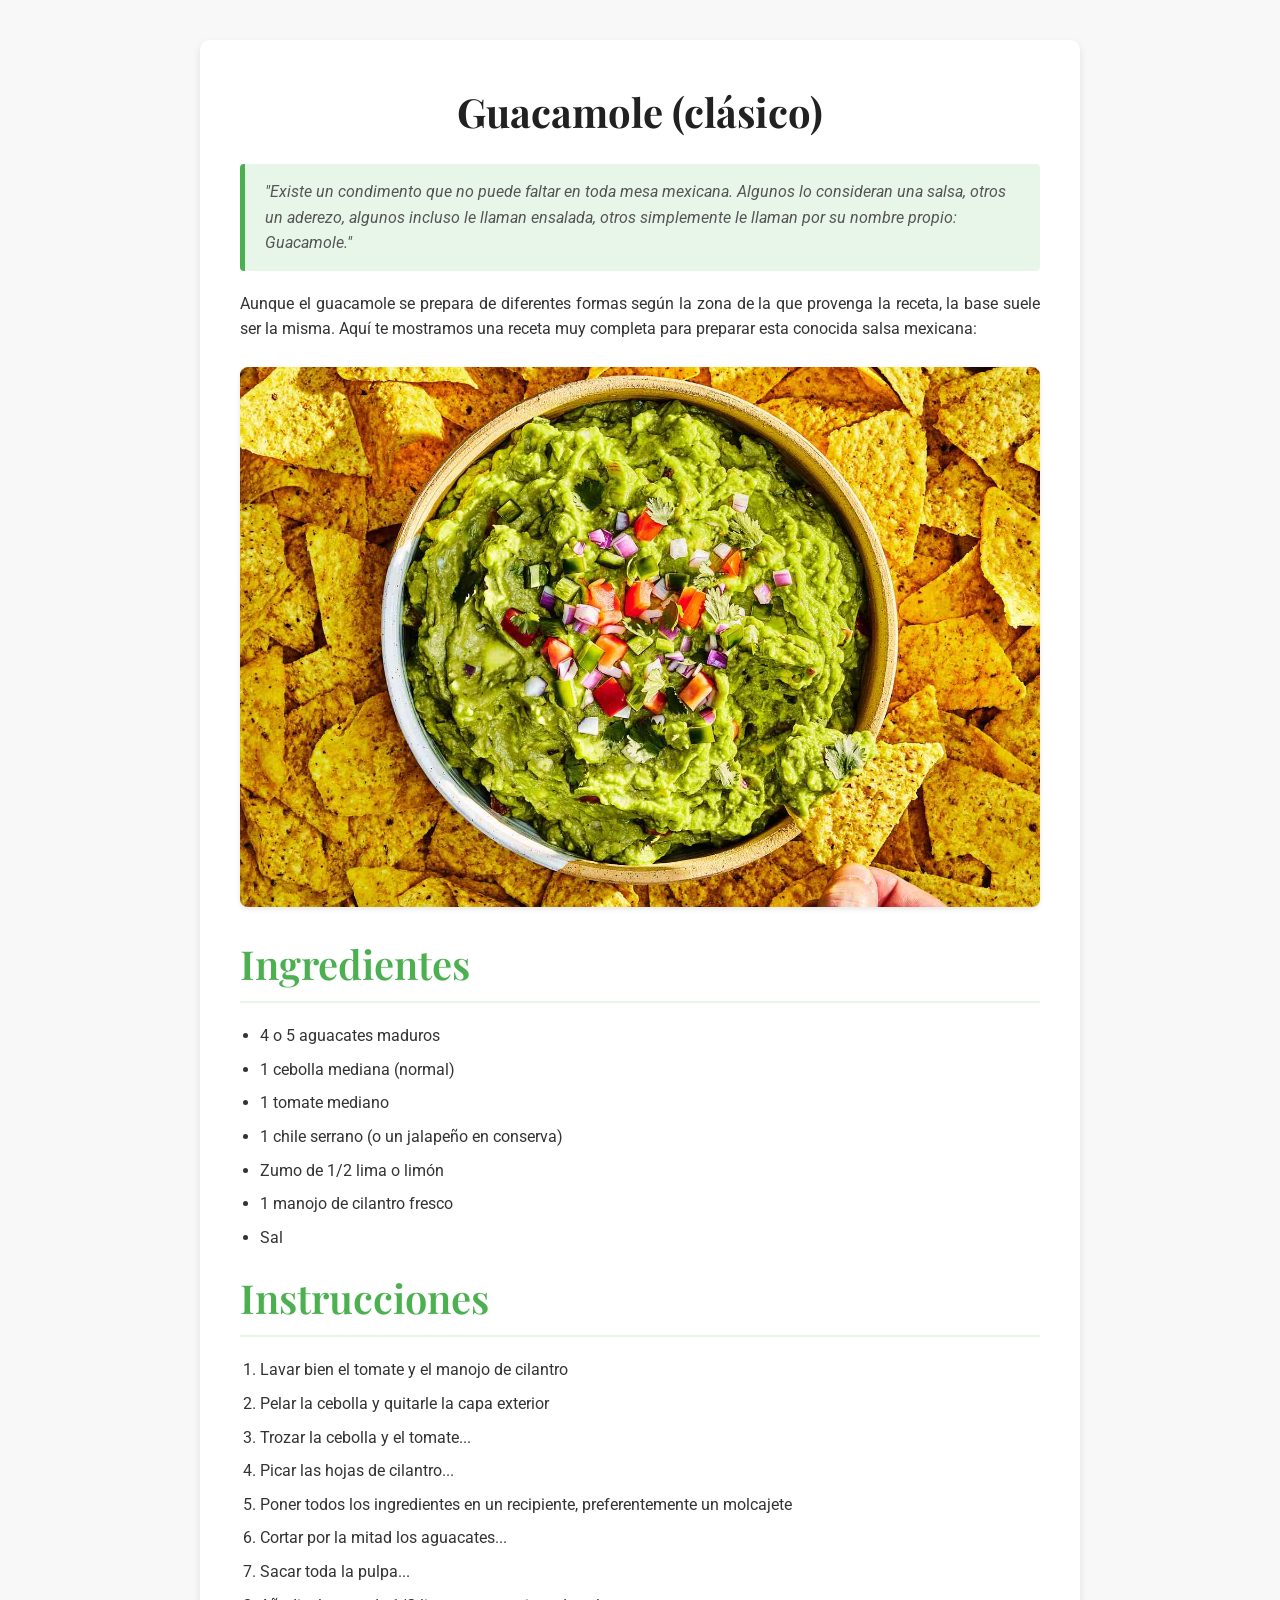
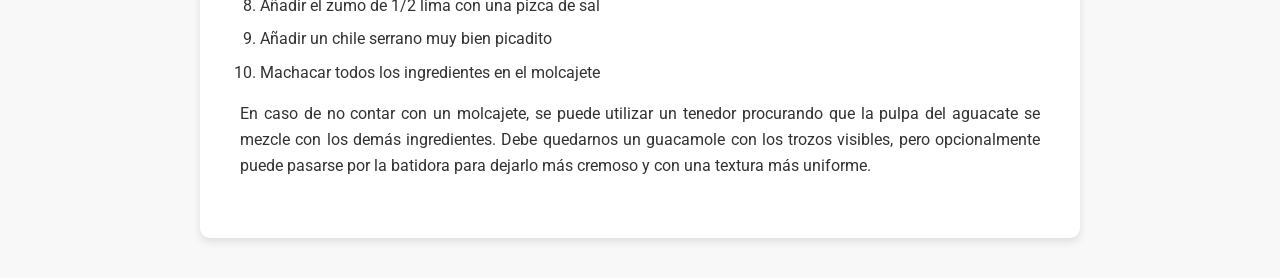
<file: practicas/p03/01_principal.html>
<!DOCTYPE html>
<html lang="en">
<head>
    <meta charset="UTF-8">
    <meta name="viewport" content="width=device-width, initial-scale=1.0">
    <title>Master Chef Blog</title>
    <link href="https://fonts.googleapis.com/css2?family=Playfair+Display:wght@700&family=Roboto:wght@400;700&display=swap" rel="stylesheet">
    <link rel="stylesheet" href="styles.css">
</head>
<body>
    <div class="container">

        <article>
            <h1>Guacamole (clásico)</h1>

            <blockquote>
                "Existe un condimento que no puede faltar en toda mesa mexicana. Algunos
                lo consideran una salsa, otros un aderezo, algunos incluso le llaman
                ensalada, otros simplemente le llaman por su nombre propio: Guacamole."
            </blockquote>
            
            <p>
                Aunque el guacamole se prepara de diferentes formas según la zona de la que
                provenga la receta, la base suele ser la misma. Aquí te mostramos una receta
                muy completa para preparar esta conocida salsa mexicana:
            </p>

            <img class="guacamole-image" src="guacamoles.jpeg" alt="Guacamole">

            <h2>Ingredientes</h2>
            <ul>
                <li>4 o 5 aguacates maduros</li>
                <li>1 cebolla mediana (normal)</li>
                <li>1 tomate mediano</li>
                <li>1 chile serrano (o un jalapeño en conserva)</li>
                <li>Zumo de 1/2 lima o limón</li>
                <li>1 manojo de cilantro fresco</li>
                <li>Sal</li>
            </ul>

            <h2>Instrucciones</h2>
            <ol>
                <li>Lavar bien el tomate y el manojo de cilantro</li>
                <li>Pelar la cebolla y quitarle la capa exterior</li>
                <li>Trozar la cebolla y el tomate...</li>
                <li>Picar las hojas de cilantro...</li>
                <li>Poner todos los ingredientes en un recipiente, preferentemente un molcajete</li>
                <li>Cortar por la mitad los aguacates...</li>
                <li>Sacar toda la pulpa...</li>
                <li>Añadir el zumo de 1/2 lima con una pizca de sal</li>
                <li>Añadir un chile serrano muy bien picadito</li>
                <li>Machacar todos los ingredientes en el molcajete</li>
            </ol>

            <p>
                En caso de no contar con un molcajete, se puede utilizar un tenedor
                procurando que la pulpa del aguacate se mezcle con los demás ingredientes.
                Debe quedarnos un guacamole con los trozos visibles, pero opcionalmente
                puede pasarse por la batidora para dejarlo más cremoso y con una textura
                más uniforme.
            </p>
        </article>
    </div>

</body>
</html>
</file>
<file: practicas/p03/styles.css>
/* Tus estilos CSS originales */
body {
    font-family: 'Roboto', sans-serif;
    margin: 0;
    padding: 0;
    background-color: #f8f8f8;
    color: #333;
    line-height: 1.6;
}

header {
    text-align: center;
    padding-bottom: 20px;
    border-bottom: 1px solid #eee;
    margin-bottom: 30px;
}

header h1 {
    font-family: 'Playfair Display', serif;
    font-size: 3em;
    color: #4CAF50;
    margin: 0;
}

article h1 {
    font-family: 'Playfair Display', serif;
    font-size: 2.5em;
    color: #212121;
    margin-bottom: 15px;
    text-align: center;
}

blockquote {
    background-color: #e8f5e9;
    border-left: 5px solid #4CAF50;
    padding: 15px 20px;
    margin: 20px 0;
    font-style: italic;
    color: #555;
    border-radius: 4px;
}

.guacamole-image {
    max-width: 100%;
    height: auto;
    display: block;
    margin: 25px auto;
    border-radius: 8px;
    box-shadow: 0 2px 5px rgba(0, 0, 0, 0.1);
}

h2 {
    font-family: 'Playfair Display', serif;
    font-size: 1.8em;
    color: #4CAF50;
    margin-top: 30px;
    margin-bottom: 15px;
    border-bottom: 2px solid #e8f5e9;
    padding-bottom: 5px;
}

ul, ol {
    margin-left: 20px;
    padding: 0;
}

li {
    margin-bottom: 8px;
}

p {
    margin-bottom: 15px;
    text-align: justify;
}

footer {
    text-align: center;
    margin-top: 40px;
    padding-top: 20px;
    border-top: 1px solid #eee;
    color: #777;
    font-size: 0.9em;
}

@import url('https://fonts.googleapis.com/css2?family=Poppins:wght@400;600&display=swap');

article {
    background-color: #fff;
    border-radius: 10px;
    box-shadow: 0 4px 8px rgba(0, 0, 0, 0.1);
    max-width: 800px;
    margin: 40px auto;
    padding: 40px;
    overflow: hidden;
    position: relative;
    z-index: 1;
}

article::before {
    content: '';
    position: absolute;
    top: 0;
    left: 0;
    width: 100%;
    height: 100%;
    background-image: url('https://images.unsplash.com/photo-1542845112-0738d01168f1?q=80&w=2940&auto=format&fit=crop');
    background-size: cover;
    background-position: center;
    background-repeat: no-repeat;
    opacity: 0.05;
    z-index: -1;
}

header p {
    font-size: 0.9em;
    color: #666;
    margin: 0;
}

article h2 {
    color: #4CAF50;
    font-size: 2.5em;
    font-weight: 600;
    margin-top: 0;
    margin-bottom: 20px;
    text-shadow: 1px 1px 2px rgba(0, 0, 0, 0.05);
}

p {
    margin-bottom: 20px;
    text-align: justify;
}

em, i {
    color: #080808;
    font-style: italic;
}

q {
    font-style: italic;
    color: #8202c7;
}

q::before {
    content: '“';
}

q::after {
    content: '”';
}

cite {
    font-style: italic;
    color: #df8600;
}

small {
    display: block;
    margin-top: 20px;
    padding: 15px;
    border-left: 5px solid #E91E63;
    background-color: #fce4ec;
    color: #880E4F;
    font-size: 0.8em;
    border-radius: 5px;
}

b {
    color: #D32F2F;
}

dfn {
    position: relative;
    cursor: help;
    border-bottom: 1px dotted #333;
}

time {
    font-weight: 600;
    color: #079205;
}

header {
    text-align: center;
    padding-bottom: 20px;
    border-bottom: 1px solid #eee;
    margin-bottom: 10px; 
}

article h1 {
    font-family: 'Playfair Display', serif;
    font-size: 2.5em;
    color: #212121;
    margin-top: 0; 
    margin-bottom: 15px;
    text-align: center;
}
</file>
